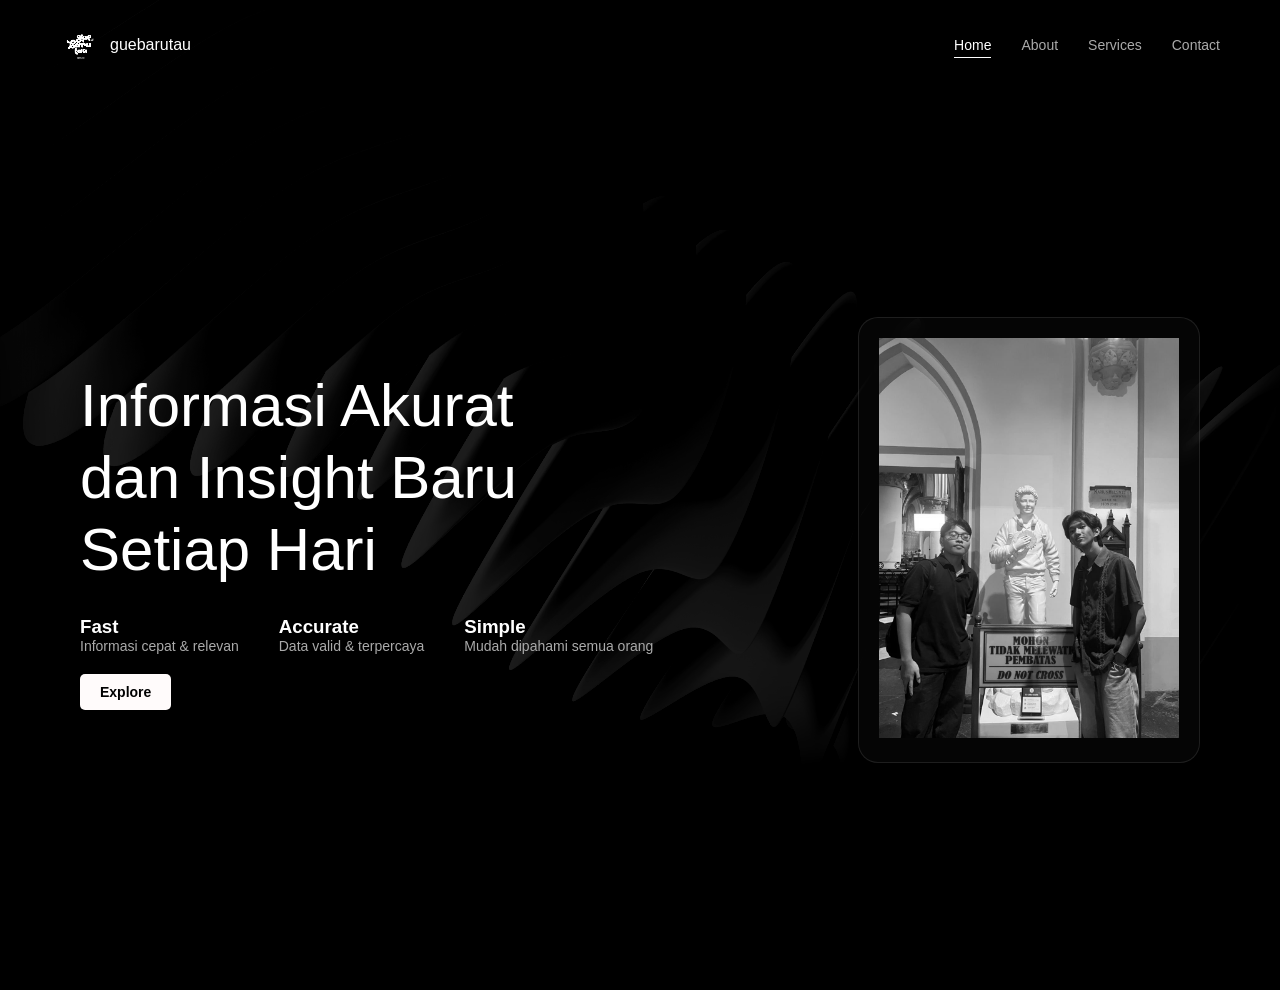
<file: index.html>
<!DOCTYPE html>
<html lang="id">
<head>
  <meta charset="UTF-8">
  <meta name="viewport" content="width=device-width, initial-scale=1.0">
  <title>guebarutau</title>
  <link rel="stylesheet" href="style.css">
</head>
<body>

<!-- BACKGROUND -->
<div class="feature"></div>

<!-- NAVBAR -->
<header class="navbar">
  <div class="logo">
    <img src="logo.jpeg" alt="logo">
    <span>guebarutau</span>
  </div>

  <nav>
    <a href="index.html" class="active">Home</a>
    <a href="about.html">About</a>
    <a href="services.html">Services</a>
    <a href="contact.html">Contact</a>
  </nav>
</header>

<!-- HERO -->
<section class="hero">
  <div class="hero-left">
    <h1>
      Informasi Akurat <br>
      dan Insight Baru <br>
      Setiap Hari
    </h1>

    <div class="features">
      <div class="item">
        <h3>Fast</h3>
        <p>Informasi cepat & relevan</p>
      </div>
      <div class="item">
        <h3>Accurate</h3>
        <p>Data valid & terpercaya</p>
      </div>
      <div class="item">
        <h3>Simple</h3>
        <p>Mudah dipahami semua orang</p>
      </div>
    </div>

   <a href="services.html" class="btn-explore">Explore</a>
  </div>
  <div class="hero-right">
    <div class="frame">
      <img src="Profile.jpeg" alt="person">
    </div>
  </div>
</section>

<script src="script.js"></script>
</body>
</html>
</file>
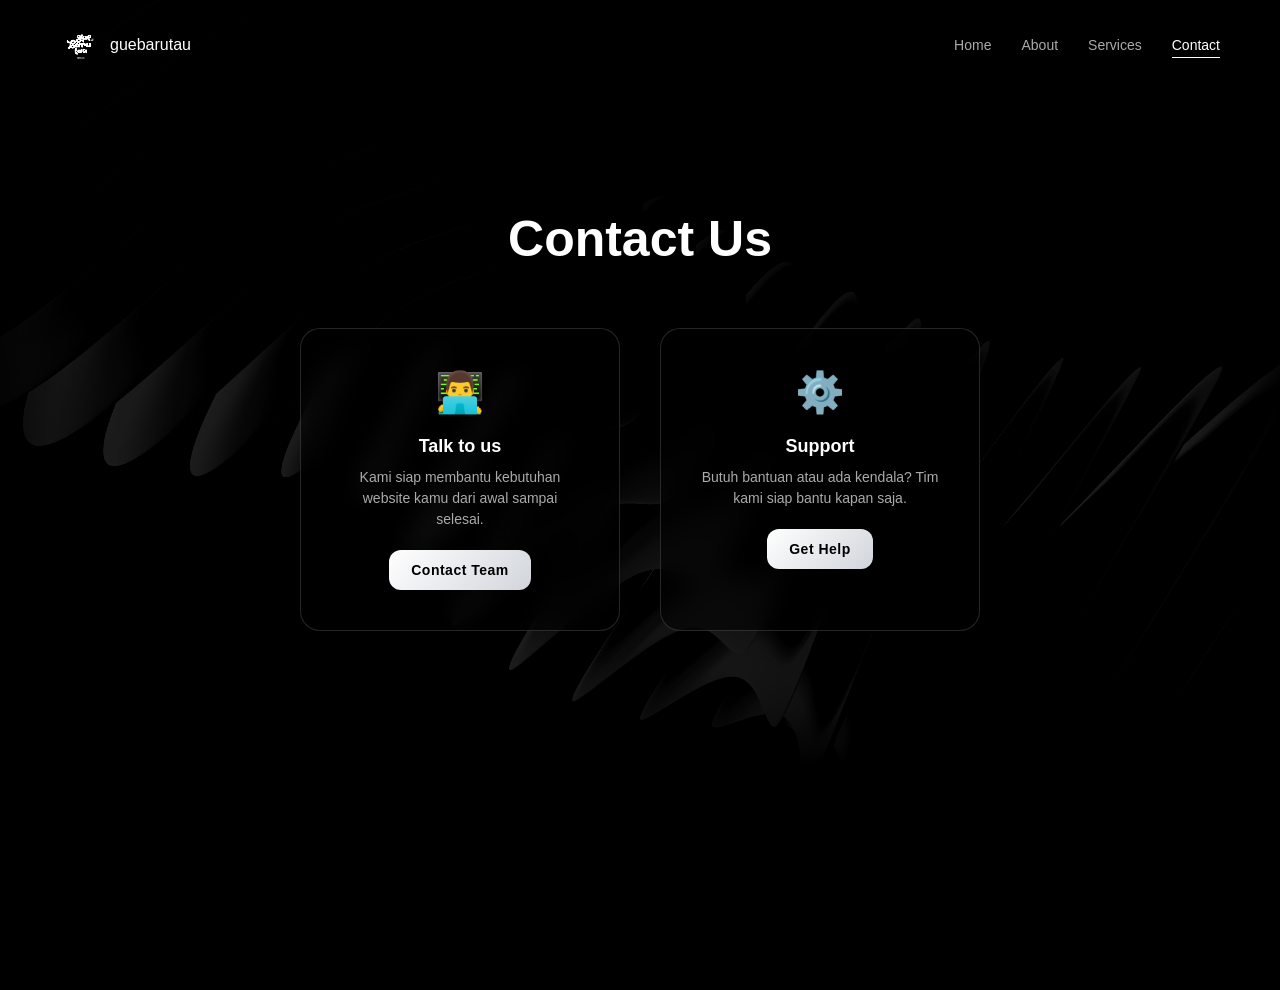
<file: contact.html>
<!DOCTYPE html>
<html lang="id">
<head>
  <meta charset="UTF-8">
  <meta name="viewport" content="width=device-width, initial-scale=1.0">
  <title>Contact</title>
  <link rel="stylesheet" href="style.css">
</head>
<body>

<div class="feature"></div>

<header class="navbar">
  <div class="logo">
    <img src="logo.jpeg" alt="logo">
    <span>guebarutau</span>
  </div>

  <nav>
    <a href="index.html">Home</a>
    <a href="about.html">About</a>
    <a href="services.html">Services</a>
    <a href="contact.html" class="active">Contact</a>
  </nav>
</header>

<section class="contact-section">

  <h1>Contact Us</h1>

  <div class="contact-wrapper">

    <!-- TALK TO US -->
    <div class="contact-card">
      <div class="icon">👨‍💻</div>
      <h3>Talk to us</h3>
      <p>Kami siap membantu kebutuhan website kamu dari awal sampai selesai.</p>
      <button onclick="openConfirm('https://wa.link/a9iopp')">
        Contact Team
      </button>
    </div>

    <!-- SUPPORT -->
    <div class="contact-card">
      <div class="icon">⚙️</div>
      <h3>Support</h3>
      <p>Butuh bantuan atau ada kendala? Tim kami siap bantu kapan saja.</p>
      <button onclick="openConfirm('https://wa.link/gn4tt4')">
        Get Help
      </button>
    </div>

  </div>

</section>

<!-- POPUP (FIXED 1x AJA) -->
<div id="confirmPopup">
  <div class="confirm-box">
    <p>Klik untuk lanjut ke WhatsApp</p>
    <a id="confirmLink" target="_blank">Buka Link</a>
    <button onclick="closeConfirm()">Batal</button>
  </div>
</div>

<script src="script.js"></script>
</body>
</html>
</file>
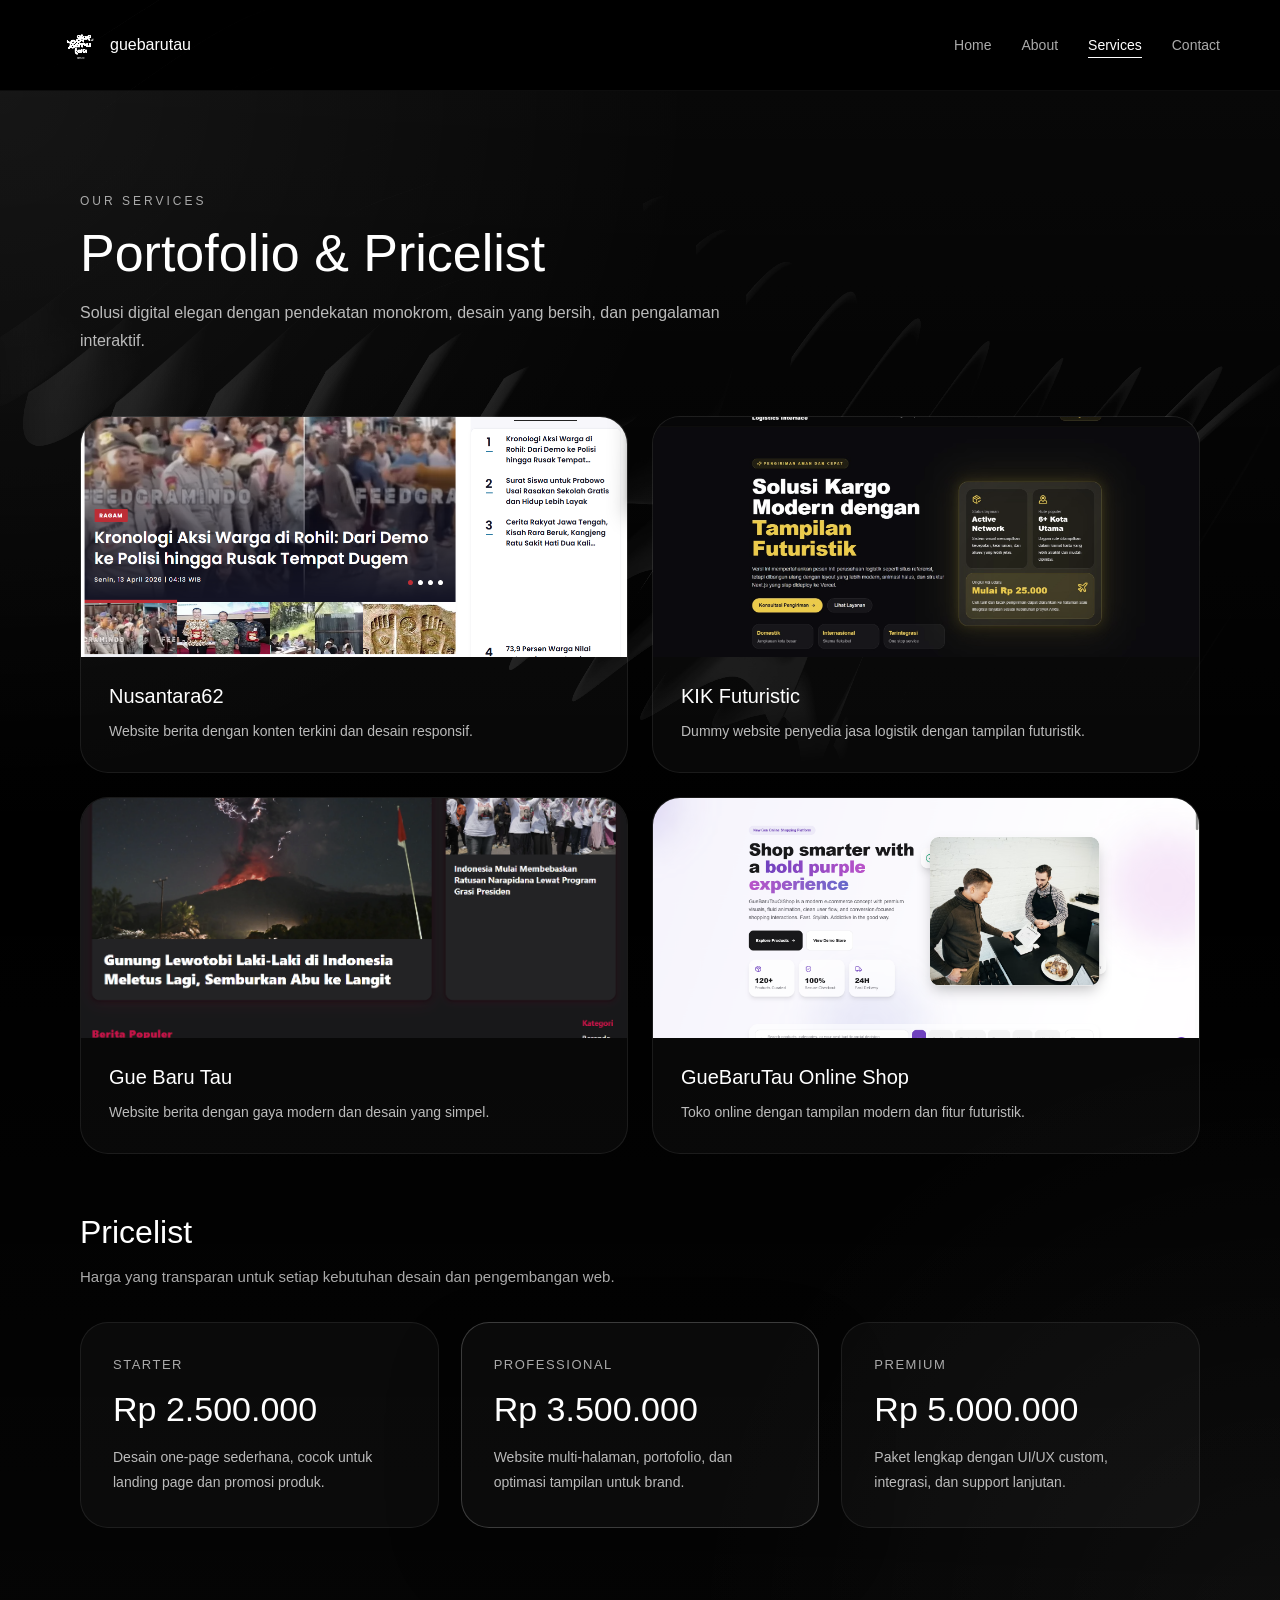
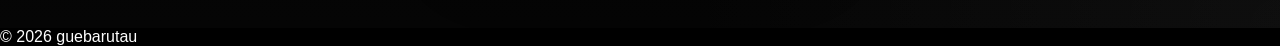
<file: services.html>
<!DOCTYPE html>
<html lang="id">
<head>
  <meta charset="UTF-8">
  <meta name="viewport" content="width=device-width, initial-scale=1.0">
  <title>Services</title>
  <link rel="stylesheet" href="style.css">
</head>
<body>

<div class="feature"></div>

<header class="navbar">
  <div class="logo">
    <img src="logo.jpeg" alt="logo">
    <span>guebarutau</span>
  </div>
  <nav>
    <a href="index.html">Home</a>
    <a href="about.html">About</a>
    <a href="services.html" class="active">Services</a>
    <a href="contact.html">Contact</a>
  </nav>
</header>

<!-- SERVICES -->
<section id="services" class="services">
  <div class="services-bg"></div>
  <div class="services-content">
    <div class="services-intro">
      <span>Our Services</span>
      <h2>Portofolio & Pricelist</h2>
      <p>Solusi digital elegan dengan pendekatan monokrom, desain yang bersih, dan pengalaman interaktif.</p>
    </div>

    <div class="portfolio-grid">
      <a class="portfolio-card" href="https://www.nusantara62.com/" target="_blank" rel="noreferrer">
        <div class="portfolio-thumb">
          <img src="N62.png" alt="Preview website berita Nusantara62">
        </div>
        <div class="portfolio-copy">
          <h3>Nusantara62</h3>
          <p>Website berita dengan konten terkini dan desain responsif.</p>
        </div>
      </a>
      <a class="portfolio-card" href="https://kik-futuristic-clone.vercel.app/" target="_blank" rel="noreferrer">
        <div class="portfolio-thumb">
          <img src="KIK.jpeg" alt="Preview website logistik KIK Futuristic">
        </div>
        <div class="portfolio-copy">
          <h3>KIK Futuristic</h3>
          <p>Dummy website penyedia jasa logistik dengan tampilan futuristik.</p>
        </div>
      </a>
      <a class="portfolio-card" href="https://gue-baru-tau.vercel.app/" target="_blank" rel="noreferrer">
        <div class="portfolio-thumb">
          <img src="GWBT.png" alt="Preview website berita Gue Baru Tau">
        </div>
        <div class="portfolio-copy">
          <h3>Gue Baru Tau</h3>
          <p>Website berita dengan gaya modern dan desain yang simpel.</p>
        </div>
      </a>
      <a class="portfolio-card" href="https://guebarutauolshop-vercel.vercel.app/" target="_blank" rel="noreferrer">
        <div class="portfolio-thumb">
          <img src="OlShop.png" alt="Preview website online shop GueBaruTau">
        </div>
        <div class="portfolio-copy">
          <h3>GueBaruTau Online Shop</h3>
          <p>Toko online dengan tampilan modern dan fitur futuristik.</p>
        </div>
      </a>
    </div>

    <div class="pricing">
      <div class="pricing-intro">
        <h3>Pricelist</h3>
        <p>Harga yang transparan untuk setiap kebutuhan desain dan pengembangan web.</p>
      </div>
      <div class="pricing-grid">
        <div class="pricing-card">
          <span>Starter</span>
          <h4>Rp 2.500.000</h4>
          <p>Desain one-page sederhana, cocok untuk landing page dan promosi produk.</p>
        </div>
        <div class="pricing-card featured">
          <span>Professional</span>
          <h4>Rp 3.500.000</h4>
          <p>Website multi-halaman, portofolio, dan optimasi tampilan untuk brand.</p>
        </div>
        <div class="pricing-card">
          <span>Premium</span>
          <h4>Rp 5.000.000</h4>
          <p>Paket lengkap dengan UI/UX custom, integrasi, dan support lanjutan.</p>
        </div>
      </div>
    </div>
  </div>
</section>

<!-- FOOTER -->
<footer>
  <p>© 2026 guebarutau</p>
</footer>

<script src="script.js"></script>
</body>
</html>
</file>
<file: style.css>
/* RESET */
* {
  margin: 0;
  padding: 0;
  box-sizing: border-box;
  font-family: 'Segoe UI', sans-serif;
}

body {
  background: #000;
  color: #fff;
  overflow-x: hidden;
}

/* ================= BACKGROUND PARALLAX ================= */
.feature {
  position: fixed;
  inset: 0;
  z-index: -2;

  background: url("latar.jpeg") center/140% no-repeat;

  filter: grayscale(100%) contrast(120%) brightness(80%);
  box-shadow: inset 0 -150px 100px rgba(0,0,0,0.9);
}

.feature::after {
  content: '';
  position: absolute;
  inset: 0;
  background: rgba(0,0,0,0.75);
}

/* ================= NAVBAR ================= */
.navbar {
  display: flex;
  justify-content: space-between;
  align-items: center;
  padding: 25px 60px;
}

@media (max-width: 768px) {
  .navbar {
    padding: 20px 30px;
  }
}

@media (max-width: 480px) {
  .navbar {
    padding: 15px 20px;
  }
}

.logo {
  display: flex;
  align-items: center;
  gap: 10px;
}

.logo img {
  width: 40px;
  filter: grayscale(100%) brightness(200%);
}

@media (max-width: 480px) {
  .logo img {
    width: 30px;
  }
  
  .logo span {
    font-size: 14px;
  }
}

nav {
  display: flex;
}

nav a {
  margin-left: 30px;
  text-decoration: none;
  color: #aaa;
  position: relative;
  font-size: 14px;
}

@media (max-width: 768px) {
  nav a {
    margin-left: 20px;
    font-size: 13px;
  }
}

@media (max-width: 480px) {
  nav a {
    margin-left: 12px;
    font-size: 11px;
  }
}

nav a:hover,
.active {
  color: #fff;
}

nav a::after {
  content: '';
  position: absolute;
  width: 0%;
  height: 1px;
  bottom: -5px;
  left: 0;
  background: #fff;
  transition: 0.3s;
}

nav a:hover::after,
.active::after {
  width: 100%;
}

/* ================= HERO ================= */
.hero {
  display: flex;
  justify-content: space-between;
  align-items: center;
  padding: 100px 80px;
  min-height: 100vh;
  gap: 40px;
}

.hero-left h1 {
  font-size: 60px;
  font-weight: 300;
  line-height: 1.2;
}

@media (max-width: 1024px) {
  .hero {
    padding: 80px 60px;
  }
  
  .hero-left h1 {
    font-size: 48px;
  }
}

@media (max-width: 768px) {
  .hero {
    flex-direction: column;
    padding: 60px 40px;
    min-height: auto;
    text-align: center;
  }
  
  .hero-left h1 {
    font-size: 38px;
  }
  
  .hero-right {
    width: 100%;
    display: flex;
    justify-content: center;
  }
}

@media (max-width: 480px) {
  .hero {
    padding: 40px 20px;
  }
  
  .hero-left h1 {
    font-size: 28px;
  }
}

.features {
  margin-top: 30px;
  display: flex;
  gap: 40px;
}

@media (max-width: 768px) {
  .features {
    flex-direction: column;
    gap: 20px;
    align-items: center;
  }
}

@media (max-width: 480px) {
  .features {
    gap: 15px;
  }
}

.item p {
  color: #aaa;
  font-size: 14px;
}

@media (max-width: 480px) {
  .item p {
    font-size: 12px;
  }
}

.hero button {
  margin-top: 40px;
  padding: 12px 30px;
  border: 1px solid #fff;
  background: transparent;
  color: #fff;
  cursor: pointer;
  font-size: 14px;
}

@media (max-width: 480px) {
  .hero button {
    padding: 10px 20px;
    font-size: 12px;
    margin-top: 30px;
  }
}

.hero button:hover {
  background: #fff;
  color: #000;
}

/* ================= IMAGE ================= */
.frame {
  padding: 20px;
  border: 1px solid rgba(255,255,255,0.1);
  backdrop-filter: blur(10px);
  background: rgba(255,255,255,0.02);
  border-radius: 20px;
}

.frame img {
  width: 300px;
  filter: grayscale(100%);
  max-width: 100%;
  height: auto;
}

@media (max-width: 768px) {
  .frame img {
    width: 250px;
  }
}

@media (max-width: 480px) {
  .frame {
    padding: 15px;
  }
  
  .frame img {
    width: 100%;
    max-width: 200px;
  }
}

/* ================= PAGE ================= */
.page {
  padding: 150px 80px;
  max-width: 1000px;
  margin: auto;
  min-height: 100vh;
}

@media (max-width: 1024px) {
  .page {
    padding: 120px 60px;
  }
}

@media (max-width: 768px) {
  .page {
    padding: 80px 40px;
  }
}

@media (max-width: 480px) {
  .page {
    padding: 50px 20px;
  }
}

.page h1 {
  font-size: 55px;
  margin-bottom: 20px;
}

@media (max-width: 1024px) {
  .page h1 {
    font-size: 45px;
  }
}

@media (max-width: 768px) {
  .page h1 {
    font-size: 36px;
  }
}

@media (max-width: 480px) {
  .page h1 {
    font-size: 28px;
  }
}

.page p {
  color: #aaa;
  line-height: 1.9;
  margin-bottom: 25px;
  font-size: 16px;
}

@media (max-width: 480px) {
  .page p {
    font-size: 14px;
  }
}

.subjudul {
  font-size: 22px;
  margin-bottom: 40px;
}

@media (max-width: 480px) {
  .subjudul {
    font-size: 18px;
  }
}

/* ================= PARALLAX ABOUT ================= */
.about-parallax {
  background: url('background.jpg') center/cover no-repeat fixed;
  padding: 100px 20px;
}

@media (max-width: 768px) {
  .about-parallax {
    padding: 80px 20px;
  }
}

@media (max-width: 480px) {
  .about-parallax {
    padding: 60px 15px;
  }
}

.about-parallax .about-content {
  max-width: 900px;
  margin: 0 auto;
  line-height: 1.8;
}

.about-parallax h1 {
  font-size: 2.5rem;
  margin-bottom: 25px;
  text-align: center;
  color: #fbfbfb;
}

@media (max-width: 768px) {
  .about-parallax h1 {
    font-size: 2rem;
  }
}

@media (max-width: 480px) {
  .about-parallax h1 {
    font-size: 1.5rem;
  }
}

.about-parallax p {
  font-size: 1.05rem;
  margin-bottom: 15px;
}

@media (max-width: 768px) {
  .about-parallax p {
    font-size: 1rem;
  }
}

@media (max-width: 480px) {
  .about-parallax p {
    font-size: 0.95rem;
  }
}


/* ================= GRID ABOUT ================= */
.parent {
  display: grid;
  grid-template-columns: repeat(5, 1fr);
  gap: 20px;
  max-width: 1100px;
  margin: 150px auto 80px auto;
  padding: 0 40px;
}

.div1 { grid-column: 1 / 3; } /* Raja kiri */
.div2 { grid-column: 4 / 6; } /* Gaudentius kanan */

@media (max-width: 1024px) {
  .parent {
    margin: 120px auto 60px auto;
    padding: 0 30px;
  }
}

@media (max-width: 768px) {
  .parent {
    grid-template-columns: 1fr;
    gap: 30px;
    margin: 100px auto 60px auto;
    padding: 0 20px;
  }

  .div1, .div2 {
    grid-column: auto;
  }
}

@media (max-width: 480px) {
  .parent {
    margin: 80px auto 50px auto;
    padding: 0 15px;
    gap: 20px;
  }
}

/* ================= MODAL ================= */
.modal {
  display: none;
  position: fixed;
  inset: 0;
  background: rgba(0,0,0,0.85);
  backdrop-filter: blur(8px);
  justify-content: center;
  align-items: center;
  z-index: 999;
}

.modal-content {
  background: #111;
  padding: 40px;
  max-width: 600px;
  border-radius: 15px;
  border: 1px solid rgba(255,255,255,0.1);
}

.modal .close {
  position: absolute;
  top: 20px;
  right: 30px;
  font-size: 25px;
  cursor: pointer;
  color: white;
}
/* ================= BOX (FINAL STYLE) ================= */
.box {
  position: relative;
  padding: 35px;
  border-radius: 20px;

  background: rgba(0,0,0,0.5);
  border: 1px solid rgba(255,255,255,0.2);

  backdrop-filter: blur(12px);

  cursor: pointer;
  transition: 0.3s;

  box-shadow: 0 20px 40px rgba(0,0,0,0.7);
}

@media (max-width: 768px) {
  .box {
    padding: 30px;
  }
}

@media (max-width: 480px) {
  .box {
    padding: 25px;
  }
}

.box:hover {
  transform: translateY(-10px);
  background: rgba(0,0,0,0.7);
}

.box::before {
  content: "";
  position: absolute;
  left: 0;
  top: 0;
  width: 5px;
  height: 100%;
  background: #fff;
  border-radius: 20px 0 0 20px;
}

.box h2 {
  font-size: 22px;
  font-weight: 700;
  margin-bottom: 10px;
}

@media (max-width: 480px) {
  .box h2 {
    font-size: 18px;
  }
}

.box p {
  color: #ccc;
  font-size: 14px;
  line-height: 1.6;
}

@media (max-width: 480px) {
  .box p {
    font-size: 12px;
  }
}

/* ================= CARD ================= */
.cards {
  display: flex;
  gap: 30px;
  margin-top: 40px;
  flex-wrap: wrap;
}

.card {
  flex: 1;
  min-width: 250px;
  padding: 30px;
  border: 1px solid rgba(255,255,255,0.1);
  border-radius: 15px;
  background: rgba(255,255,255,0.02);
}

@media (max-width: 768px) {
  .card {
    min-width: 200px;
    padding: 20px;
  }
}

@media (max-width: 480px) {
  .cards {
    gap: 15px;
  }
  
  .card {
    min-width: 100%;
    padding: 20px;
  }
}

.card:hover {
  transform: translateY(-10px);
}

/* ================= FORM ================= */
.form {
  display: flex;
  flex-direction: column;
  gap: 15px;
  margin-top: 30px;
}

.form input,
.form textarea {
  padding: 12px;
  background: transparent;
  border: 1px solid rgba(255,255,255,0.2);
  color: #fff;
  font-size: 14px;
}

@media (max-width: 480px) {
  .form input,
  .form textarea {
    padding: 10px;
    font-size: 13px;
  }
}

.form button {
  padding: 12px;
  border: 1px solid #fff;
  background: transparent;
  color: #fff;
  cursor: pointer;
  font-size: 14px;
}

@media (max-width: 480px) {
  .form button {
    padding: 10px;
    font-size: 12px;
  }
}

.form button:hover {
  background: #fff;
  color: #000;
}

/* ================= MODAL ================= */
.modal {
  display: none;
  position: fixed;
  inset: 0;
  background: rgba(0,0,0,0.8);
  backdrop-filter: blur(10px);
  justify-content: center;
  align-items: center;
  z-index: 999;
}

.modal-content {
  background: #111;
  padding: 40px;
  max-width: 600px;
  border-radius: 15px;
  border: 1px solid rgba(255,255,255,0.1);
}

.close {
  position: absolute;
  top: 20px;
  right: 30px;
  font-size: 25px;
  cursor: pointer;
}
/* ================= ABOUT TOP CARDS ================= */
.about-top {
  display: flex;
  justify-content: space-between;
  padding: 120px 80px 40px;
  gap: 40px;
  flex-wrap: wrap;
}

@media (max-width: 1024px) {
  .about-top {
    padding: 100px 60px 40px;
    gap: 30px;
  }
}

@media (max-width: 768px) {
  .about-top {
    padding: 80px 40px 40px;
    flex-direction: column;
    gap: 20px;
  }
}

@media (max-width: 480px) {
  .about-top {
    padding: 60px 20px 40px;
  }
}

.about-card {
  flex: 1;
  min-width: 280px;

  padding: 30px;
  border-radius: 18px;

  background: rgba(0,0,0,0.4);
  border: 1px solid rgba(255,255,255,0.15);

  backdrop-filter: blur(10px);

  transition: 0.3s;
  position: relative;
}

@media (max-width: 768px) {
  .about-card {
    min-width: 100%;
    padding: 25px;
  }
}

@media (max-width: 480px) {
  .about-card {
    padding: 20px;
  }
}

.about-card:hover {
  transform: translateY(-8px);
  background: rgba(0,0,0,0.6);
}

.about-card h3 {
  font-size: 22px;
  margin-bottom: 8px;
}

@media (max-width: 480px) {
  .about-card h3 {
    font-size: 18px;
  }
}

.about-card p {
  color: #aaa;
  font-size: 14px;
  line-height: 1.6;
}

@media (max-width: 480px) {
  .about-card p {
    font-size: 12px;
  }
}

/* highlight card (yang kanan di gambar) */
.about-card.highlight {
  border-left: 4px solid #fff;
}

/* ================= ABOUT CENTER ================= */
.about-center {
  text-align: center;
  max-width: 800px;
  margin: 80px auto;
  padding: 40px;
}

@media (max-width: 768px) {
  .about-center {
    margin: 60px auto;
    padding: 30px 20px;
  }
}

@media (max-width: 480px) {
  .about-center {
    margin: 40px auto;
    padding: 20px 15px;
  }
}

.about-center h1 {
  font-size: 48px;
  margin-bottom: 30px;
}

@media (max-width: 768px) {
  .about-center h1 {
    font-size: 36px;
  }
}

@media (max-width: 480px) {
  .about-center h1 {
    font-size: 28px;
  }
}

.about-center p {
  color: #bbb;
  line-height: 1.8;
  margin-bottom: 20px;
  font-size: 16px;
}

@media (max-width: 480px) {
  .about-center p {
    font-size: 14px;
  }
}

/* ================= CONTACT ================= */
.contact-section {
  min-height: 100vh;
  padding: 120px 40px;
  text-align: center;
}

@media (max-width: 1024px) {
  .contact-section {
    padding: 100px 40px;
  }
}

@media (max-width: 768px) {
  .contact-section {
    padding: 80px 30px;
    min-height: auto;
  }
}

@media (max-width: 480px) {
  .contact-section {
    padding: 60px 20px;
  }
}

.contact-section h1 {
  font-size: 50px;
  margin-bottom: 60px;
}

@media (max-width: 1024px) {
  .contact-section h1 {
    font-size: 40px;
  }
}

@media (max-width: 768px) {
  .contact-section h1 {
    font-size: 32px;
    margin-bottom: 40px;
  }
}

@media (max-width: 480px) {
  .contact-section h1 {
    font-size: 24px;
    margin-bottom: 30px;
  }
}

.contact-wrapper {
  display: flex;
  justify-content: center;
  gap: 40px;
  flex-wrap: wrap;
}

@media (max-width: 768px) {
  .contact-wrapper {
    gap: 30px;
  }
}

@media (max-width: 480px) {
  .contact-wrapper {
    flex-direction: column;
    gap: 20px;
  }
}

/* CARD */
.contact-card {
  width: 320px;
  padding: 40px;
  border-radius: 20px;

  background: rgba(0,0,0,0.5);
  backdrop-filter: blur(12px);

  border: 1px solid rgba(255,255,255,0.15);

  transition: 0.3s;
}

@media (max-width: 768px) {
  .contact-card {
    width: 280px;
    padding: 30px;
  }
}

@media (max-width: 480px) {
  .contact-card {
    width: 100%;
    padding: 25px;
  }
}

.contact-card:hover {
  transform: translateY(-10px);
  background: rgba(0,0,0,0.7);
}

/* ICON */
.contact-card .icon {
  font-size: 40px;
  margin-bottom: 20px;
}

@media (max-width: 480px) {
  .contact-card .icon {
    font-size: 36px;
    margin-bottom: 15px;
  }
}

.contact-card h3 {
  margin-bottom: 10px;
  font-size: 18px;
}

@media (max-width: 480px) {
  .contact-card h3 {
    font-size: 16px;
  }
}

.contact-card p {
  color: #aaa;
  font-size: 14px;
  margin-bottom: 20px;
  line-height: 1.5;
}

@media (max-width: 480px) {
  .contact-card p {
    font-size: 12px;
  }
}

/* ================= BUTTON KEREN ================= */
.contact-card button {
  padding: 12px 22px;
  border: none;
  border-radius: 12px;

  background: linear-gradient(135deg, #ffffff, #d1d5db);
  color: #000;

  font-weight: 600;
  letter-spacing: 0.5px;

  cursor: pointer;

  transition: all 0.25s ease;
  box-shadow: 0 10px 25px rgba(0,0,0,0.4);

  position: relative;
  overflow: hidden;
  font-size: 14px;
}

@media (max-width: 480px) {
  .contact-card button {
    padding: 10px 18px;
    font-size: 12px;
  }
}

.contact-card button:hover {
  transform: translateY(-4px);
  box-shadow: 0 15px 35px rgba(255,255,255,0.15);
  background: linear-gradient(135deg, #f8fafc, #e5e7eb);
}

.contact-card button:active {
  transform: scale(0.96);
}

.contact-card button::before {
  content: "";
  position: absolute;
  top: 0;
  left: -100%;
  width: 100%;
  height: 100%;

  background: linear-gradient(
    120deg,
    transparent,
    rgba(255,255,255,0.6),
    transparent
  );

  transition: 0.5s;
}

.contact-card button:hover::before {
  left: 100%;
}

/* ================= POPUP ================= */
#confirmPopup {
  position: fixed;
  inset: 0;
  display: none;

  background: rgba(0,0,0,0.85);
  backdrop-filter: blur(8px);

  z-index: 99999;
  padding: 20px;
}

#confirmPopup.active {
  display: flex;
  justify-content: center;
  align-items: center;
}

.confirm-box {
  width: 320px;
  padding: 30px;
  border-radius: 15px;

  background: #111;
  border: 1px solid rgba(255,255,255,0.2);

  text-align: center;
}

@media (max-width: 480px) {
  .confirm-box {
    width: 90%;
    padding: 25px;
  }
}

.confirm-box a,
.confirm-box button {
  display: inline-block;
  margin: 10px 5px;
  padding: 10px 15px;
  border-radius: 5px;
  border: none;
  cursor: pointer;
  font-size: 13px;
}

@media (max-width: 480px) {
  .confirm-box a,
  .confirm-box button {
    padding: 8px 12px;
    font-size: 12px;
    margin: 8px 3px;
  }
}

.confirm-box a {
  background: #fff;
  color: #000;
  text-decoration: none;
}

.confirm-box button {
  background: transparent;
  color: #aaa;
}

/* SERVICES */
.services {
  position: relative;
  padding: 100px 80px;
  overflow: hidden;
  border-top: 1px solid rgba(255,255,255,0.05);
}

@media (max-width: 1024px) {
  .services {
    padding: 80px 60px;
  }
}

@media (max-width: 768px) {
  .services {
    padding: 60px 40px;
  }
}

@media (max-width: 480px) {
  .services {
    padding: 40px 20px;
  }
}

.services::before {
  content: '';
  position: absolute;
  inset: 0;
  background: radial-gradient(circle at top left, rgba(255,255,255,0.06), transparent 35%),
              radial-gradient(circle at bottom right, rgba(255,255,255,0.04), transparent 30%);
  pointer-events: none;
}

.services-bg {
  position: absolute;
  inset: 0;
  background: linear-gradient(180deg, rgba(255,255,255,0.03), transparent 50%, rgba(255,255,255,0.02));
  transform: translateY(0);
  transition: transform 0.2s ease-out;
  pointer-events: none;
}

.services-content {
  position: relative;
  z-index: 1;
}

.services-intro {
  max-width: 760px;
  margin-bottom: 60px;
}

@media (max-width: 768px) {
  .services-intro {
    margin-bottom: 40px;
  }
}

@media (max-width: 480px) {
  .services-intro {
    margin-bottom: 30px;
  }
}

.services-intro span {
  display: inline-block;
  color: #aaa;
  letter-spacing: 3px;
  text-transform: uppercase;
  font-size: 12px;
  margin-bottom: 18px;
}

@media (max-width: 480px) {
  .services-intro span {
    font-size: 10px;
    letter-spacing: 2px;
  }
}

.services-intro h2 {
  font-size: 52px;
  line-height: 1.05;
  margin-bottom: 18px;
  font-weight: 300;
}

@media (max-width: 1024px) {
  .services-intro h2 {
    font-size: 42px;
  }
}

@media (max-width: 768px) {
  .services-intro h2 {
    font-size: 32px;
  }
}

@media (max-width: 480px) {
  .services-intro h2 {
    font-size: 24px;
  }
}

.services-intro p {
  color: #bbb;
  max-width: 640px;
  line-height: 1.8;
  font-size: 16px;
}

@media (max-width: 480px) {
  .services-intro p {
    font-size: 14px;
  }
}

.portfolio-grid {
  display: grid;
  grid-template-columns: repeat(2, minmax(0, 1fr));
  gap: 24px;
  margin-bottom: 60px;
}

@media (max-width: 1024px) {
  .portfolio-grid {
    gap: 20px;
  }
}

@media (max-width: 768px) {
  .portfolio-grid {
    grid-template-columns: 1fr;
    gap: 20px;
    margin-bottom: 40px;
  }
}

@media (max-width: 480px) {
  .portfolio-grid {
    gap: 15px;
  }
}

.portfolio-card {
  display: block;
  background: rgba(255,255,255,0.03);
  border: 1px solid rgba(255,255,255,0.08);
  border-radius: 28px;
  overflow: hidden;
  transition: transform 0.4s ease, border-color 0.4s ease, box-shadow 0.4s ease;
  text-decoration: none;
  color: inherit;
}

@media (max-width: 480px) {
  .portfolio-card {
    border-radius: 20px;
  }
}

.portfolio-card:hover {
  transform: translateY(-8px);
  border-color: rgba(255,255,255,0.18);
  box-shadow: 0 28px 80px rgba(0,0,0,0.25);
}

.portfolio-thumb {
  height: 240px;
  overflow: hidden;
}

@media (max-width: 768px) {
  .portfolio-thumb {
    height: 200px;
  }
}

@media (max-width: 480px) {
  .portfolio-thumb {
    height: 150px;
  }
}

.portfolio-thumb img {
  width: 100%;
  height: 100%;
  object-fit: cover;
  filter: grayscale(30%);
  transition: transform 0.6s ease, filter 0.6s ease;
}

.portfolio-card:hover .portfolio-thumb img {
  transform: scale(1.05);
  filter: grayscale(0%);
}

.portfolio-copy {
  padding: 28px;
}

@media (max-width: 768px) {
  .portfolio-copy {
    padding: 22px;
  }
}

@media (max-width: 480px) {
  .portfolio-copy {
    padding: 18px;
  }
}

.portfolio-copy h3 {
  font-size: 20px;
  margin-bottom: 12px;
  font-weight: 400;
}

@media (max-width: 480px) {
  .portfolio-copy h3 {
    font-size: 16px;
  }
}

.portfolio-copy p {
  color: #bbb;
  line-height: 1.7;
  font-size: 14px;
}

@media (max-width: 480px) {
  .portfolio-copy p {
    font-size: 12px;
  }
}

.pricing {
  margin-top: 10px;
}

.pricing-intro h3 {
  font-size: 32px;
  margin-bottom: 12px;
  font-weight: 300;
}

@media (max-width: 1024px) {
  .pricing-intro h3 {
    font-size: 28px;
  }
}

@media (max-width: 768px) {
  .pricing-intro h3 {
    font-size: 24px;
  }
}

@media (max-width: 480px) {
  .pricing-intro h3 {
    font-size: 20px;
  }
}

.pricing-intro p {
  color: #aaa;
  max-width: 640px;
  line-height: 1.8;
  margin-bottom: 32px;
  font-size: 15px;
}

@media (max-width: 480px) {
  .pricing-intro p {
    font-size: 13px;
    margin-bottom: 20px;
  }
}

.pricing-grid {
  display: grid;
  grid-template-columns: repeat(3, minmax(0, 1fr));
  gap: 22px;
}

@media (max-width: 1024px) {
  .pricing-grid {
    gap: 18px;
  }
}

@media (max-width: 768px) {
  .pricing-grid {
    grid-template-columns: 1fr;
    gap: 15px;
  }
}

@media (max-width: 480px) {
  .pricing-grid {
    gap: 12px;
  }
}

.pricing-card {
  background: rgba(255,255,255,0.03);
  border: 1px solid rgba(255,255,255,0.08);
  border-radius: 28px;
  padding: 32px;
  transition: transform 0.4s ease, border-color 0.4s ease, box-shadow 0.4s ease;
}

@media (max-width: 768px) {
  .pricing-card {
    padding: 25px;
    border-radius: 20px;
  }
}

@media (max-width: 480px) {
  .pricing-card {
    padding: 20px;
  }
}

.pricing-card.featured {
  border-color: rgba(255,255,255,0.2);
  box-shadow: 0 32px 80px rgba(0,0,0,0.18);
}

.pricing-card:hover {
  transform: translateY(-6px);
}

.pricing-card span {
  display: inline-block;
  color: #aaa;
  font-size: 13px;
  letter-spacing: 1.5px;
  text-transform: uppercase;
  margin-bottom: 18px;
}

@media (max-width: 480px) {
  .pricing-card span {
    font-size: 11px;
    letter-spacing: 1px;
    margin-bottom: 12px;
  }
}

.pricing-card h4 {
  font-size: 34px;
  margin-bottom: 16px;
  font-weight: 300;
}

@media (max-width: 1024px) {
  .pricing-card h4 {
    font-size: 28px;
  }
}

@media (max-width: 768px) {
  .pricing-card h4 {
    font-size: 24px;
  }
}

@media (max-width: 480px) {
  .pricing-card h4 {
    font-size: 20px;
    margin-bottom: 12px;
  }
}

.pricing-card p {
  color: #bbb;
  line-height: 1.8;
  font-size: 14px;
}

@media (max-width: 480px) {
  .pricing-card p {
    font-size: 12px;
  }
}

.btn-explore {
  display: inline-block;
  padding: 10px 20px;
  background-color: #fffbfb; /* contoh warna */
  color: #000000;
  text-decoration: none;
  border-radius: 5px;
  font-weight: bold;
  font-size: 14px;
  margin-top: 20px;
}

@media (max-width: 480px) {
  .btn-explore {
    padding: 8px 15px;
    font-size: 12px;
  }
}

.btn-explore:hover {
  background-color: #ffffff;
}
</file>
